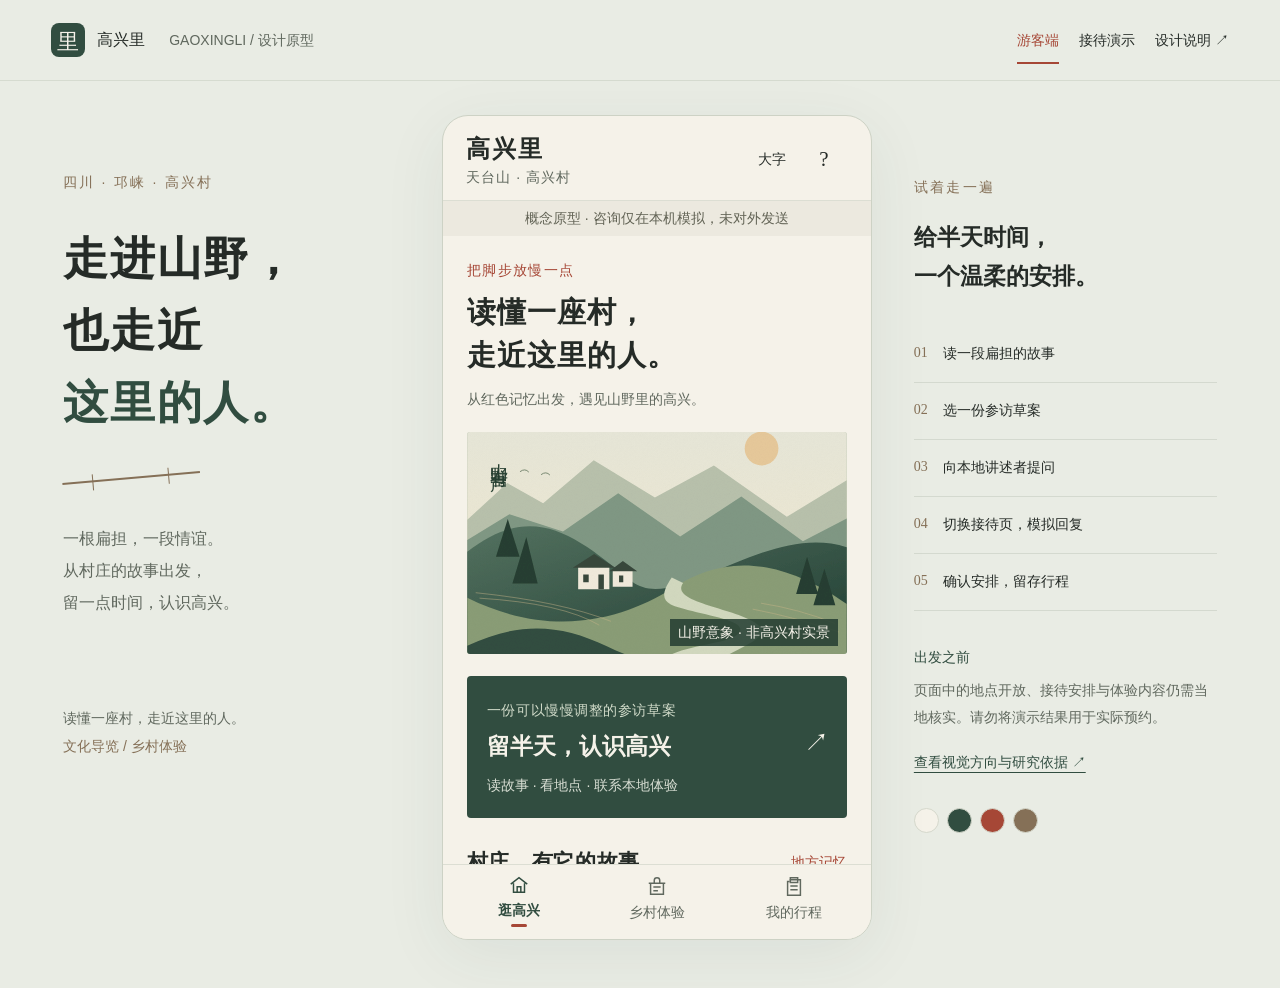
<file: index.html>
<!doctype html>
<html lang="zh-CN">
<head>
  <meta charset="utf-8"><meta name="viewport" content="width=device-width,initial-scale=1,viewport-fit=cover">
  <meta name="theme-color" content="#314d40">
  <title>高兴里 · 读懂一座村，走近这里的人</title>
  <meta name="description" content="高兴村文化导览与乡村体验概念原型。读地方故事，安排参访，探索村民参与的服务。">
  <link rel="icon" href="assets/mark.svg" type="image/svg+xml">
  <link rel="stylesheet" href="style.css">
</head>
<body>
  <header class="studio-bar"><a class="studio-brand" href="#home"><span class="brand-mark" aria-hidden="true">里</span> 高兴里 <span class="studio-sub">GAOXINGLI / 设计原型</span></a><nav aria-label="演示模式"><a href="#home" id="visitor-link">游客端</a><a href="#host" id="host-link">接待演示</a><a href="design.html" target="_blank" rel="noopener">设计说明 ↗</a></nav></header>
  <div class="workspace">
    <aside class="editorial"><p class="eyebrow">四川 · 邛崃 · 高兴村</p><h1>走进山野，<br>也走近<br><em>这里的人。</em></h1><div class="bamboo-line" aria-hidden="true"><i></i><i></i></div><p>一根扁担，一段情谊。<br>从村庄的故事出发，<br>留一点时间，认识高兴。</p><p class="editorial-foot">读懂一座村，走近这里的人。<br><span>文化导览 / 乡村体验</span></p></aside>
    <section class="phone" aria-label="高兴里手机原型">
      <div class="app-header"><a href="#home" class="app-logo">高兴里<span>天台山 · 高兴村</span></a><div class="header-actions"><button id="font-toggle" aria-pressed="false" title="切换大字模式">大字</button><a href="#services" aria-label="出行与服务" class="service-icon">?</a></div></div>
      <div class="demo-strip">概念原型 · 咨询仅在本机模拟，未对外发送</div>
      <main id="screen" class="screen" tabindex="-1"></main>
      <nav id="bottom-nav" class="bottom-nav" aria-label="主导航"></nav>
    </section>
    <aside class="companion"><p class="eyebrow">试着走一遍</p><h2>给半天时间，<br>一个温柔的安排。</h2><ol><li><span>01</span><a href="#story/bamboo">读一段扁担的故事</a></li><li><span>02</span><a href="#route">选一份参访草案</a></li><li><span>03</span><a href="#experience/telling">向本地讲述者提问</a></li><li><span>04</span><a href="#host">切换接待页，模拟回复</a></li><li><span>05</span><a href="#trip">确认安排，留存行程</a></li></ol><div class="quiet-note"><strong>出发之前</strong><p>页面中的地点开放、接待安排与体验内容仍需当地核实。请勿将演示结果用于实际预约。</p></div><a class="text-link" href="design.html" target="_blank" rel="noopener">查看视觉方向与研究依据 ↗</a><div class="swatches" aria-label="暖纸白、深杉绿、赭红、竹褐"><i></i><i></i><i></i><i></i></div></aside>
  </div>
  <div id="toast" class="toast" role="status" aria-live="polite"></div>
  <section id="print-area" aria-label="可打印行程卡"></section>
  <script src="model.js"></script><script src="app.js"></script>
</body>
</html>
</file>
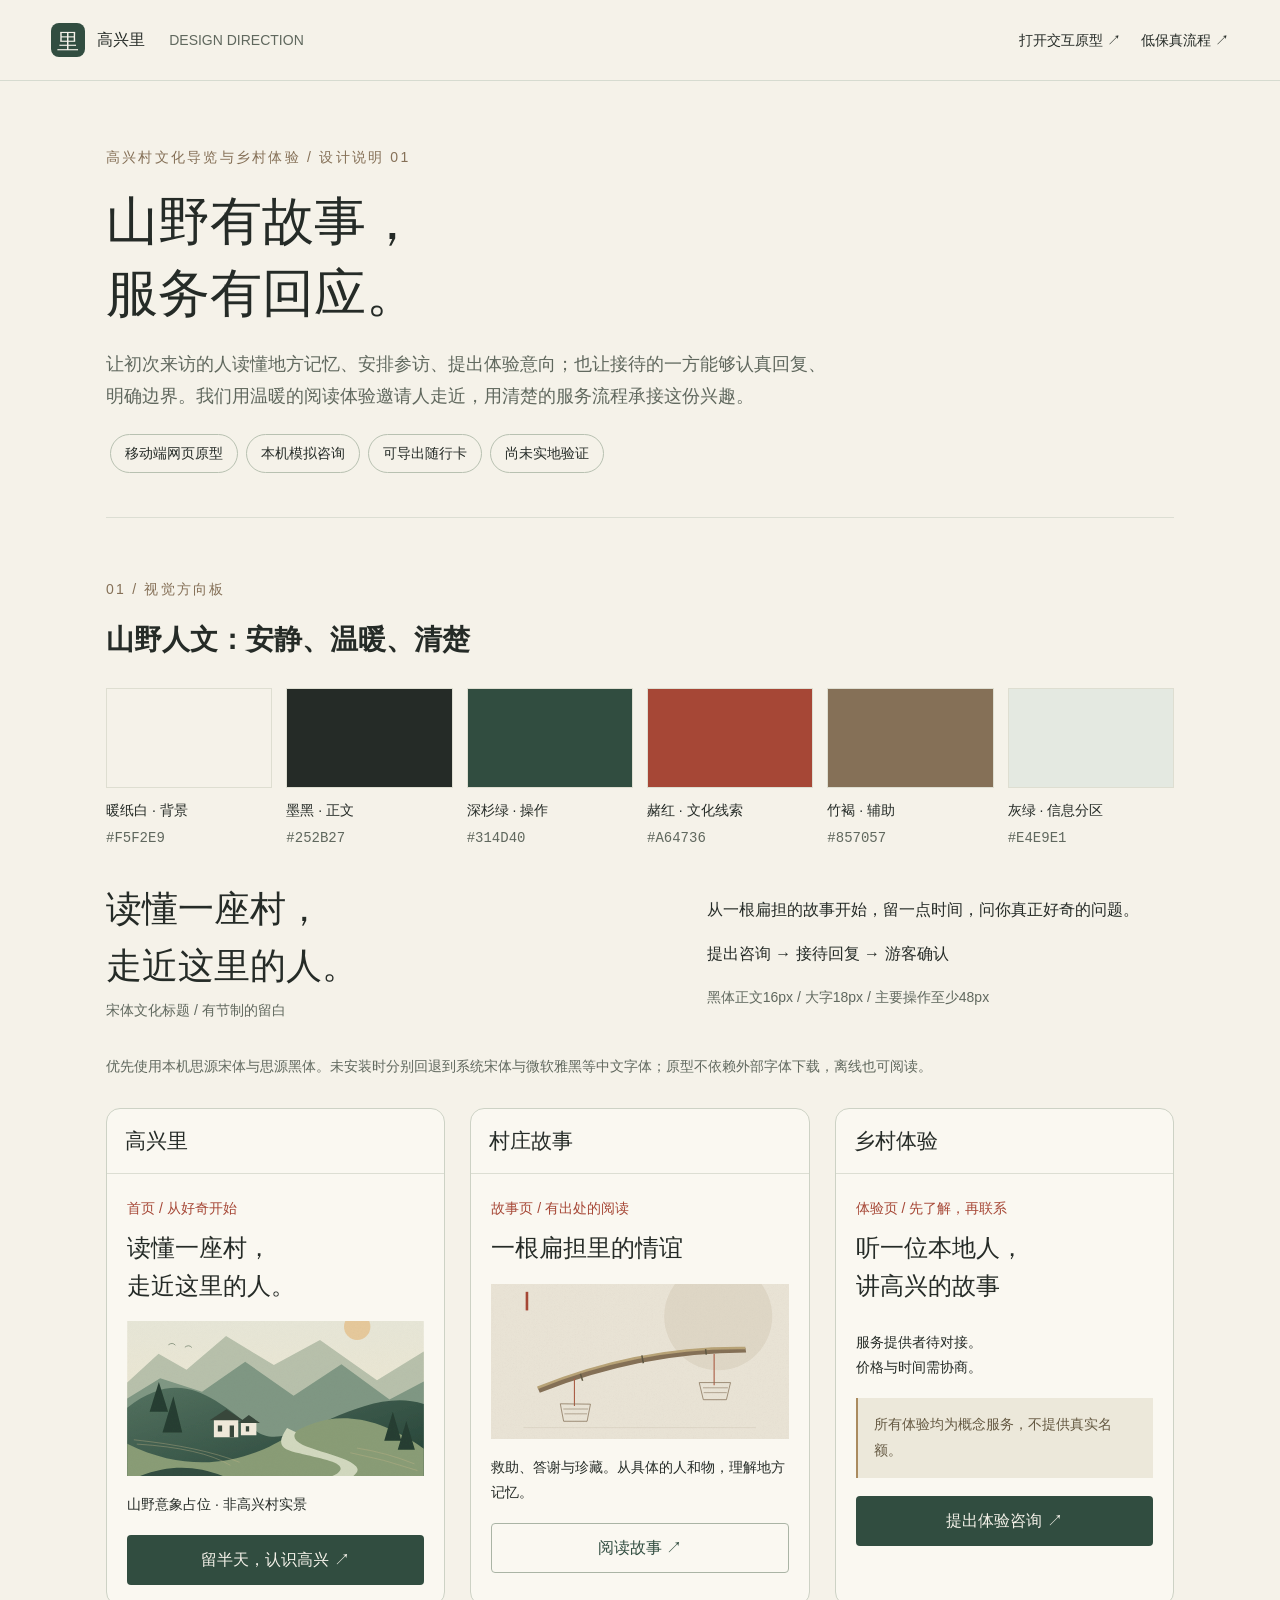
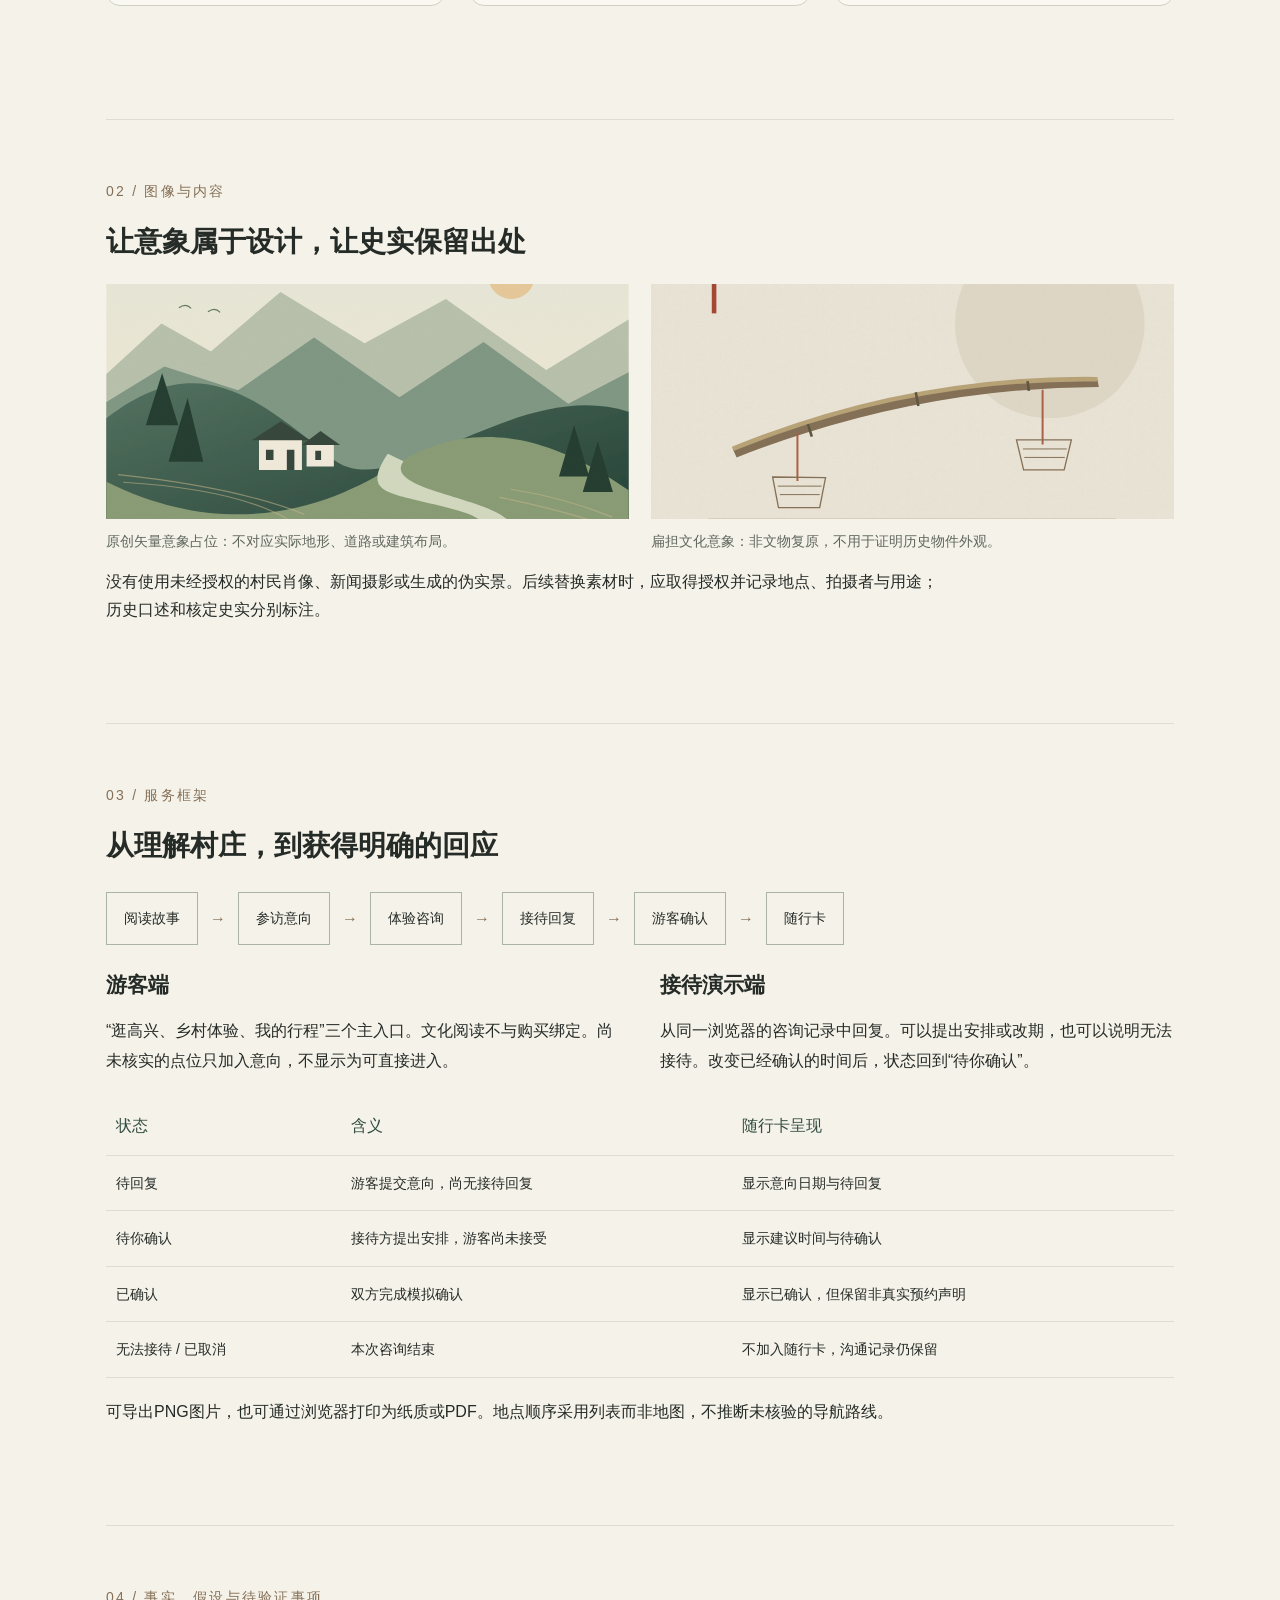
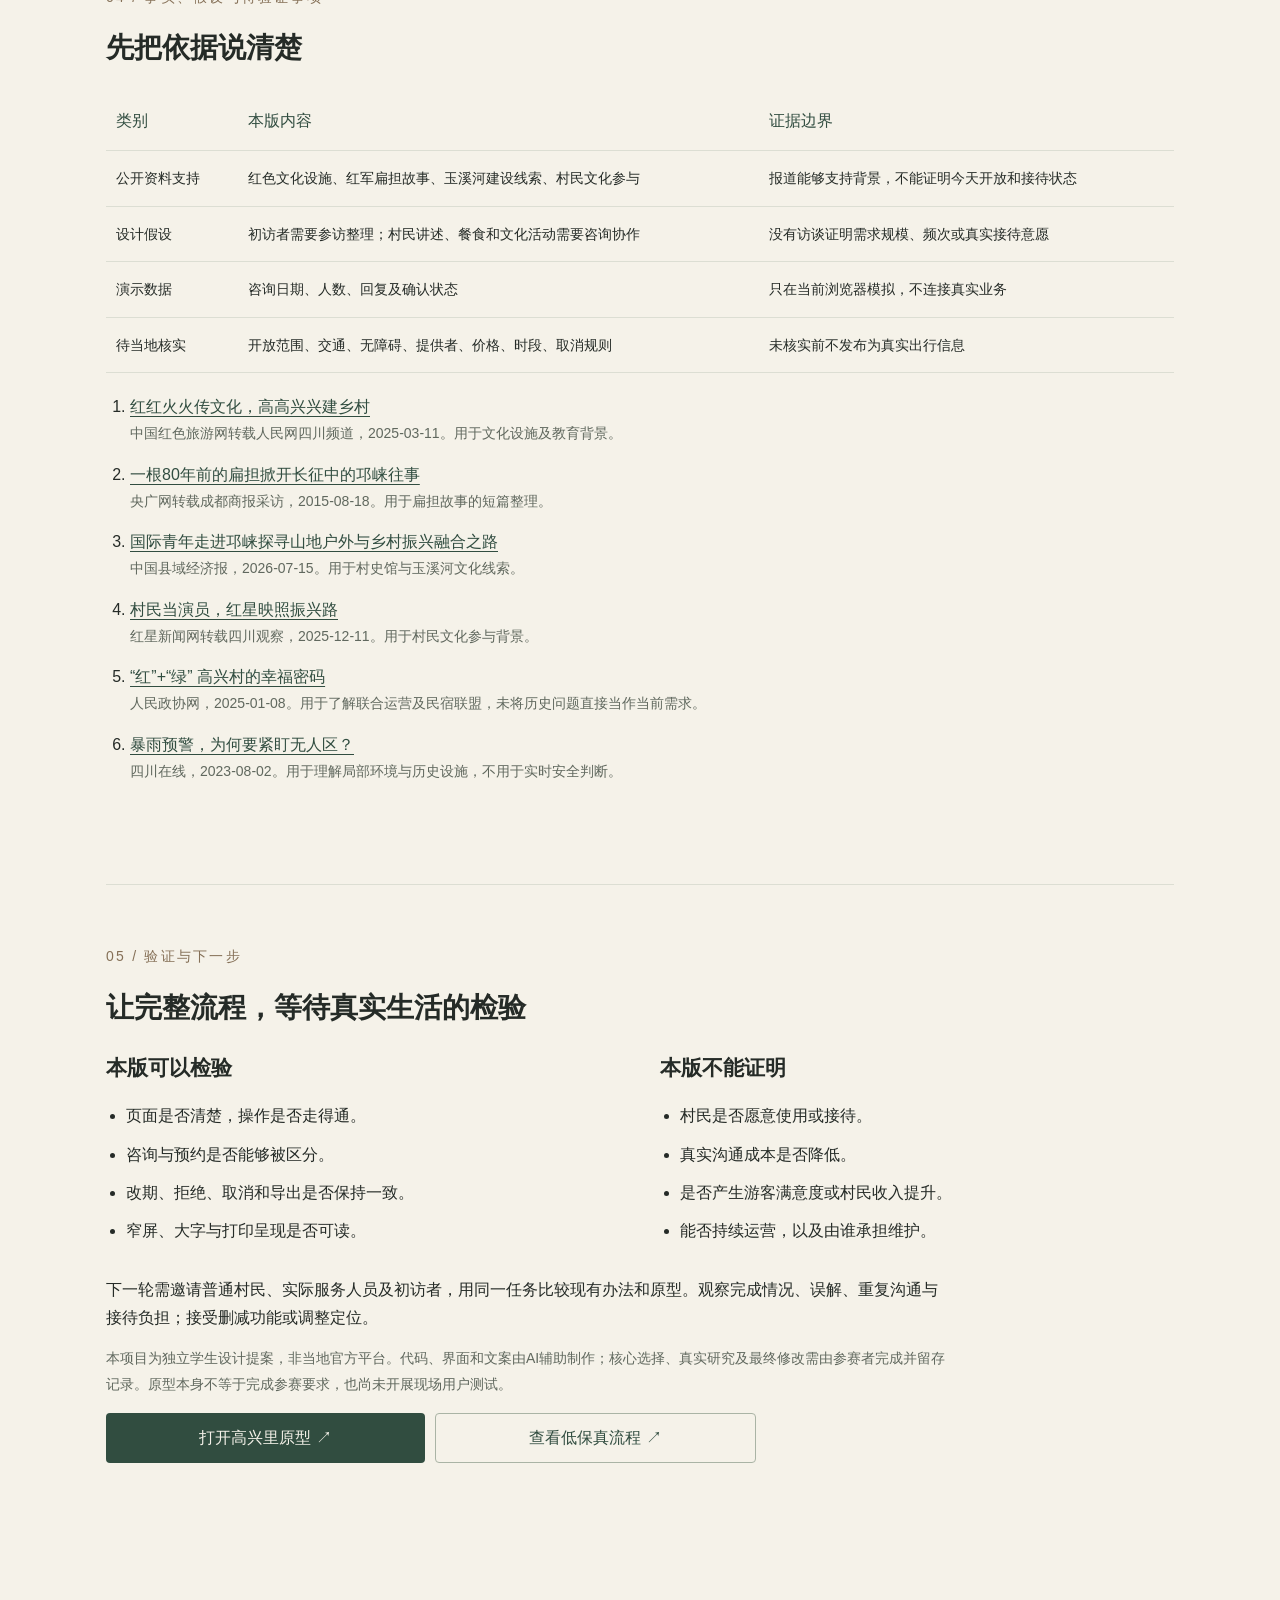
<file: design.html>
<!doctype html><html lang="zh-CN"><head><meta charset="utf-8"><meta name="viewport" content="width=device-width,initial-scale=1"><title>高兴里 · 视觉方向与设计说明</title><link rel="icon" href="assets/mark.svg"><link rel="stylesheet" href="style.css"><style>
body{background:var(--paper)}.document{max-width:1140px;margin:auto;padding:64px 36px 90px}.doc-title{font:52px/1.4 var(--serif);margin:16px 0}.lead{max-width:730px;color:var(--muted);margin:18px 0;font-size:18px}.doc-section{padding:45px 0;border-top:1px solid var(--line);margin-top:40px}.doc-section h2{font-size:28px;margin-bottom:18px}.doc-section>p{max-width:840px;margin:14px 0}.palette{display:grid;grid-template-columns:repeat(6,1fr);gap:14px;margin:24px 0}.color-block{height:100px;border:1px solid #deded1;margin-bottom:10px}.palette p{font-size:14px}.palette code{font-size:14px;color:var(--muted)}.type-grid{display:grid;grid-template-columns:1.2fr 1fr;gap:40px;margin:30px 0}.sample-title{font:36px/1.6 var(--serif)}.sample-body{font:16px/1.9 var(--sans);margin:14px 0}.type-grid small{font-size:14px;color:var(--muted)}.mini-grid{display:grid;grid-template-columns:repeat(3,minmax(0,1fr));gap:25px;margin:28px 0}.mini{background:#faf8f1;border:1px solid #cdd2c5;border-radius:14px;overflow:hidden}.mini-head{padding:14px 18px;border-bottom:1px solid var(--line);font-family:var(--serif);font-size:21px}.mini-body{padding:20px}.mini h3{font:24px/1.55 var(--serif);margin:8px 0 12px}.mini p{font-size:14px;line-height:1.8}.mini img{height:155px;object-fit:cover;margin:16px 0}.mini .btn{margin-top:18px}.mini small{font-size:14px;color:var(--red)}.schema{display:flex;flex-wrap:wrap;gap:12px;margin:22px 0;align-items:center}.schema span{padding:13px 17px;border:1px solid #aab4a5;font-size:14px}.schema b{font-weight:400;color:var(--brown)}.cols{display:grid;grid-template-columns:1fr 1fr;gap:40px}.cols h3{font-size:21px;margin-bottom:12px}.cols p,.cols li{line-height:1.9}.doc-table{border-collapse:collapse;width:100%;margin:20px 0}.doc-table td,.doc-table th{padding:15px 10px;border-bottom:1px solid var(--line);text-align:left;vertical-align:top}.doc-table th{font-weight:500;color:var(--green)}.doc-table td{font-size:14px}.source-list{padding-left:24px}.source-list li{margin:15px 0}.source-list a{color:var(--green);text-decoration:underline;text-underline-offset:4px}.source-list p{font-size:14px;color:var(--muted)}.pill{display:inline-block;border:1px solid #b8c1b1;border-radius:20px;padding:6px 14px;font-size:14px;margin:4px}.image-treatment{display:grid;grid-template-columns:1fr 1fr;gap:22px}.image-treatment figure{margin:0}.image-treatment img{height:235px;object-fit:cover}.image-treatment figcaption{font-size:14px;color:var(--muted);margin-top:10px}@media(max-width:740px){.document{padding:36px 22px}.doc-title{font-size:37px}.palette{grid-template-columns:repeat(3,1fr)}.type-grid,.cols,.image-treatment,.mini-grid{grid-template-columns:1fr}.mini{max-width:430px}.doc-table{display:block;overflow-x:auto}.doc-section{margin-top:25px}.studio-brand .studio-sub{display:none}}@media print{.studio-bar{display:none}.document{padding:0}.doc-section{break-inside:avoid}.mini-grid{grid-template-columns:repeat(3,1fr)}.mini h3{font-size:18px}.mini img{height:90px}.doc-title{font-size:32px}}
</style></head><body><header class="studio-bar"><a class="studio-brand" href="index.html"><span class="brand-mark">里</span> 高兴里 <span class="studio-sub">DESIGN DIRECTION</span></a><nav><a href="index.html">打开交互原型 ↗</a><a href="wireframe.html">低保真流程 ↗</a></nav></header><main class="document"><p class="eyebrow">高兴村文化导览与乡村体验 / 设计说明 01</p><h1 class="doc-title">山野有故事，<br>服务有回应。</h1><p class="lead">让初次来访的人读懂地方记忆、安排参访、提出体验意向；也让接待的一方能够认真回复、明确边界。我们用温暖的阅读体验邀请人走近，用清楚的服务流程承接这份兴趣。</p><span class="pill">移动端网页原型</span><span class="pill">本机模拟咨询</span><span class="pill">可导出随行卡</span><span class="pill">尚未实地验证</span>
<section class="doc-section" id="moodboard"><p class="eyebrow">01 / 视觉方向板</p><h2>山野人文：安静、温暖、清楚</h2><div class="palette"><div><div class="color-block" style="background:#f5f2e9"></div><p>暖纸白 · 背景</p><code>#F5F2E9</code></div><div><div class="color-block" style="background:#252b27"></div><p>墨黑 · 正文</p><code>#252B27</code></div><div><div class="color-block" style="background:#314d40"></div><p>深杉绿 · 操作</p><code>#314D40</code></div><div><div class="color-block" style="background:#a64736"></div><p>赭红 · 文化线索</p><code>#A64736</code></div><div><div class="color-block" style="background:#857057"></div><p>竹褐 · 辅助</p><code>#857057</code></div><div><div class="color-block" style="background:#e4e9e1"></div><p>灰绿 · 信息分区</p><code>#E4E9E1</code></div></div><div class="type-grid"><div><p class="sample-title">读懂一座村，<br>走近这里的人。</p><small>宋体文化标题 / 有节制的留白</small></div><div><p class="sample-body">从一根扁担的故事开始，留一点时间，问你真正好奇的问题。</p><p class="sample-body">提出咨询 → 接待回复 → 游客确认</p><small>黑体正文16px / 大字18px / 主要操作至少48px</small></div></div><p class="footnote">优先使用本机思源宋体与思源黑体。未安装时分别回退到系统宋体与微软雅黑等中文字体；原型不依赖外部字体下载，离线也可阅读。</p><div class="mini-grid"><article class="mini"><div class="mini-head">高兴里</div><div class="mini-body"><small>首页 / 从好奇开始</small><h3>读懂一座村，<br>走近这里的人。</h3><img src="assets/landscape.svg" alt="山野意象插画，非实景"><p>山野意象占位 · 非高兴村实景</p><a class="btn" href="index.html#route">留半天，认识高兴 ↗</a></div></article><article class="mini"><div class="mini-head">村庄故事</div><div class="mini-body"><small>故事页 / 有出处的阅读</small><h3>一根扁担里的情谊</h3><img src="assets/bamboo.svg" alt="扁担意象插画，非文物复原"><p>救助、答谢与珍藏。从具体的人和物，理解地方记忆。</p><a class="btn secondary" href="index.html#story/bamboo">阅读故事 ↗</a></div></article><article class="mini"><div class="mini-head">乡村体验</div><div class="mini-body"><small>体验页 / 先了解，再联系</small><h3>听一位本地人，<br>讲高兴的故事</h3><p style="margin-top:25px">服务提供者待对接。<br>价格与时间需协商。</p><div class="notice">所有体验均为概念服务，不提供真实名额。</div><a class="btn" href="index.html#experience/telling">提出体验咨询 ↗</a></div></article></div></section>
<section class="doc-section"><p class="eyebrow">02 / 图像与内容</p><h2>让意象属于设计，让史实保留出处</h2><div class="image-treatment"><figure><img src="assets/landscape.svg" alt="山水意象占位"><figcaption>原创矢量意象占位：不对应实际地形、道路或建筑布局。</figcaption></figure><figure><img src="assets/bamboo.svg" alt="扁担文化意象"><figcaption>扁担文化意象：非文物复原，不用于证明历史物件外观。</figcaption></figure></div><p>没有使用未经授权的村民肖像、新闻摄影或生成的伪实景。后续替换素材时，应取得授权并记录地点、拍摄者与用途；历史口述和核定史实分别标注。</p></section>
<section class="doc-section"><p class="eyebrow">03 / 服务框架</p><h2>从理解村庄，到获得明确的回应</h2><div class="schema"><span>阅读故事</span><b>→</b><span>参访意向</span><b>→</b><span>体验咨询</span><b>→</b><span>接待回复</span><b>→</b><span>游客确认</span><b>→</b><span>随行卡</span></div><div class="cols"><div><h3>游客端</h3><p>“逛高兴、乡村体验、我的行程”三个主入口。文化阅读不与购买绑定。尚未核实的点位只加入意向，不显示为可直接进入。</p></div><div><h3>接待演示端</h3><p>从同一浏览器的咨询记录中回复。可以提出安排或改期，也可以说明无法接待。改变已经确认的时间后，状态回到“待你确认”。</p></div></div><table class="doc-table"><thead><tr><th>状态</th><th>含义</th><th>随行卡呈现</th></tr></thead><tbody><tr><td>待回复</td><td>游客提交意向，尚无接待回复</td><td>显示意向日期与待回复</td></tr><tr><td>待你确认</td><td>接待方提出安排，游客尚未接受</td><td>显示建议时间与待确认</td></tr><tr><td>已确认</td><td>双方完成模拟确认</td><td>显示已确认，但保留非真实预约声明</td></tr><tr><td>无法接待 / 已取消</td><td>本次咨询结束</td><td>不加入随行卡，沟通记录仍保留</td></tr></tbody></table><p>可导出PNG图片，也可通过浏览器打印为纸质或PDF。地点顺序采用列表而非地图，不推断未核验的导航路线。</p></section>
<section class="doc-section"><p class="eyebrow">04 / 事实、假设与待验证事项</p><h2>先把依据说清楚</h2><table class="doc-table"><thead><tr><th>类别</th><th>本版内容</th><th>证据边界</th></tr></thead><tbody><tr><td>公开资料支持</td><td>红色文化设施、红军扁担故事、玉溪河建设线索、村民文化参与</td><td>报道能够支持背景，不能证明今天开放和接待状态</td></tr><tr><td>设计假设</td><td>初访者需要参访整理；村民讲述、餐食和文化活动需要咨询协作</td><td>没有访谈证明需求规模、频次或真实接待意愿</td></tr><tr><td>演示数据</td><td>咨询日期、人数、回复及确认状态</td><td>只在当前浏览器模拟，不连接真实业务</td></tr><tr><td>待当地核实</td><td>开放范围、交通、无障碍、提供者、价格、时段、取消规则</td><td>未核实前不发布为真实出行信息</td></tr></tbody></table><ol class="source-list"><li><a href="https://www.redtourism.com.cn/hstt/content/2025-03/11/content_171400.html" target="_blank" rel="noopener">红红火火传文化，高高兴兴建乡村</a><p>中国红色旅游网转载人民网四川频道，2025-03-11。用于文化设施及教育背景。</p></li><li><a href="https://sc.cnr.cn/sc/2014dfdt/20150818/t20150818_519571659.shtml" target="_blank" rel="noopener">一根80年前的扁担掀开长征中的邛崃往事</a><p>央广网转载成都商报采访，2015-08-18。用于扁担故事的短篇整理。</p></li><li><a href="https://www.xyshjj.cn/content/202607/15/c27337528.html" target="_blank" rel="noopener">国际青年走进邛崃探寻山地户外与乡村振兴融合之路</a><p>中国县域经济报，2026-07-15。用于村史馆与玉溪河文化线索。</p></li><li><a href="https://news.chengdu.cn/2025/1211/693a3b3fdcb7c92ce3d228d2.shtml" target="_blank" rel="noopener">村民当演员，红星映照振兴路</a><p>红星新闻网转载四川观察，2025-12-11。用于村民文化参与背景。</p></li><li><a href="https://www.rmzxw.com.cn/c/2025-01-08/3659533.shtml" target="_blank" rel="noopener">“红”+“绿” 高兴村的幸福密码</a><p>人民政协网，2025-01-08。用于了解联合运营及民宿联盟，未将历史问题直接当作当前需求。</p></li><li><a href="https://sichuan.scol.com.cn/ggxw/202308/58946674.html" target="_blank" rel="noopener">暴雨预警，为何要紧盯无人区？</a><p>四川在线，2023-08-02。用于理解局部环境与历史设施，不用于实时安全判断。</p></li></ol></section>
<section class="doc-section"><p class="eyebrow">05 / 验证与下一步</p><h2>让完整流程，等待真实生活的检验</h2><div class="cols"><div><h3>本版可以检验</h3><ul class="bullet-list"><li>页面是否清楚，操作是否走得通。</li><li>咨询与预约是否能够被区分。</li><li>改期、拒绝、取消和导出是否保持一致。</li><li>窄屏、大字与打印呈现是否可读。</li></ul></div><div><h3>本版不能证明</h3><ul class="bullet-list"><li>村民是否愿意使用或接待。</li><li>真实沟通成本是否降低。</li><li>是否产生游客满意度或村民收入提升。</li><li>能否持续运营，以及由谁承担维护。</li></ul></div></div><p>下一轮需邀请普通村民、实际服务人员及初访者，用同一任务比较现有办法和原型。观察完成情况、误解、重复沟通与接待负担；接受删减功能或调整定位。</p><p class="footnote">本项目为独立学生设计提案，非当地官方平台。代码、界面和文案由AI辅助制作；核心选择、真实研究及最终修改需由参赛者完成并留存记录。原型本身不等于完成参赛要求，也尚未开展现场用户测试。</p><div class="btn-row" style="max-width:650px"><a class="btn" href="index.html">打开高兴里原型 ↗</a><a class="btn secondary" href="wireframe.html">查看低保真流程 ↗</a></div></section></main></body></html>
</file>
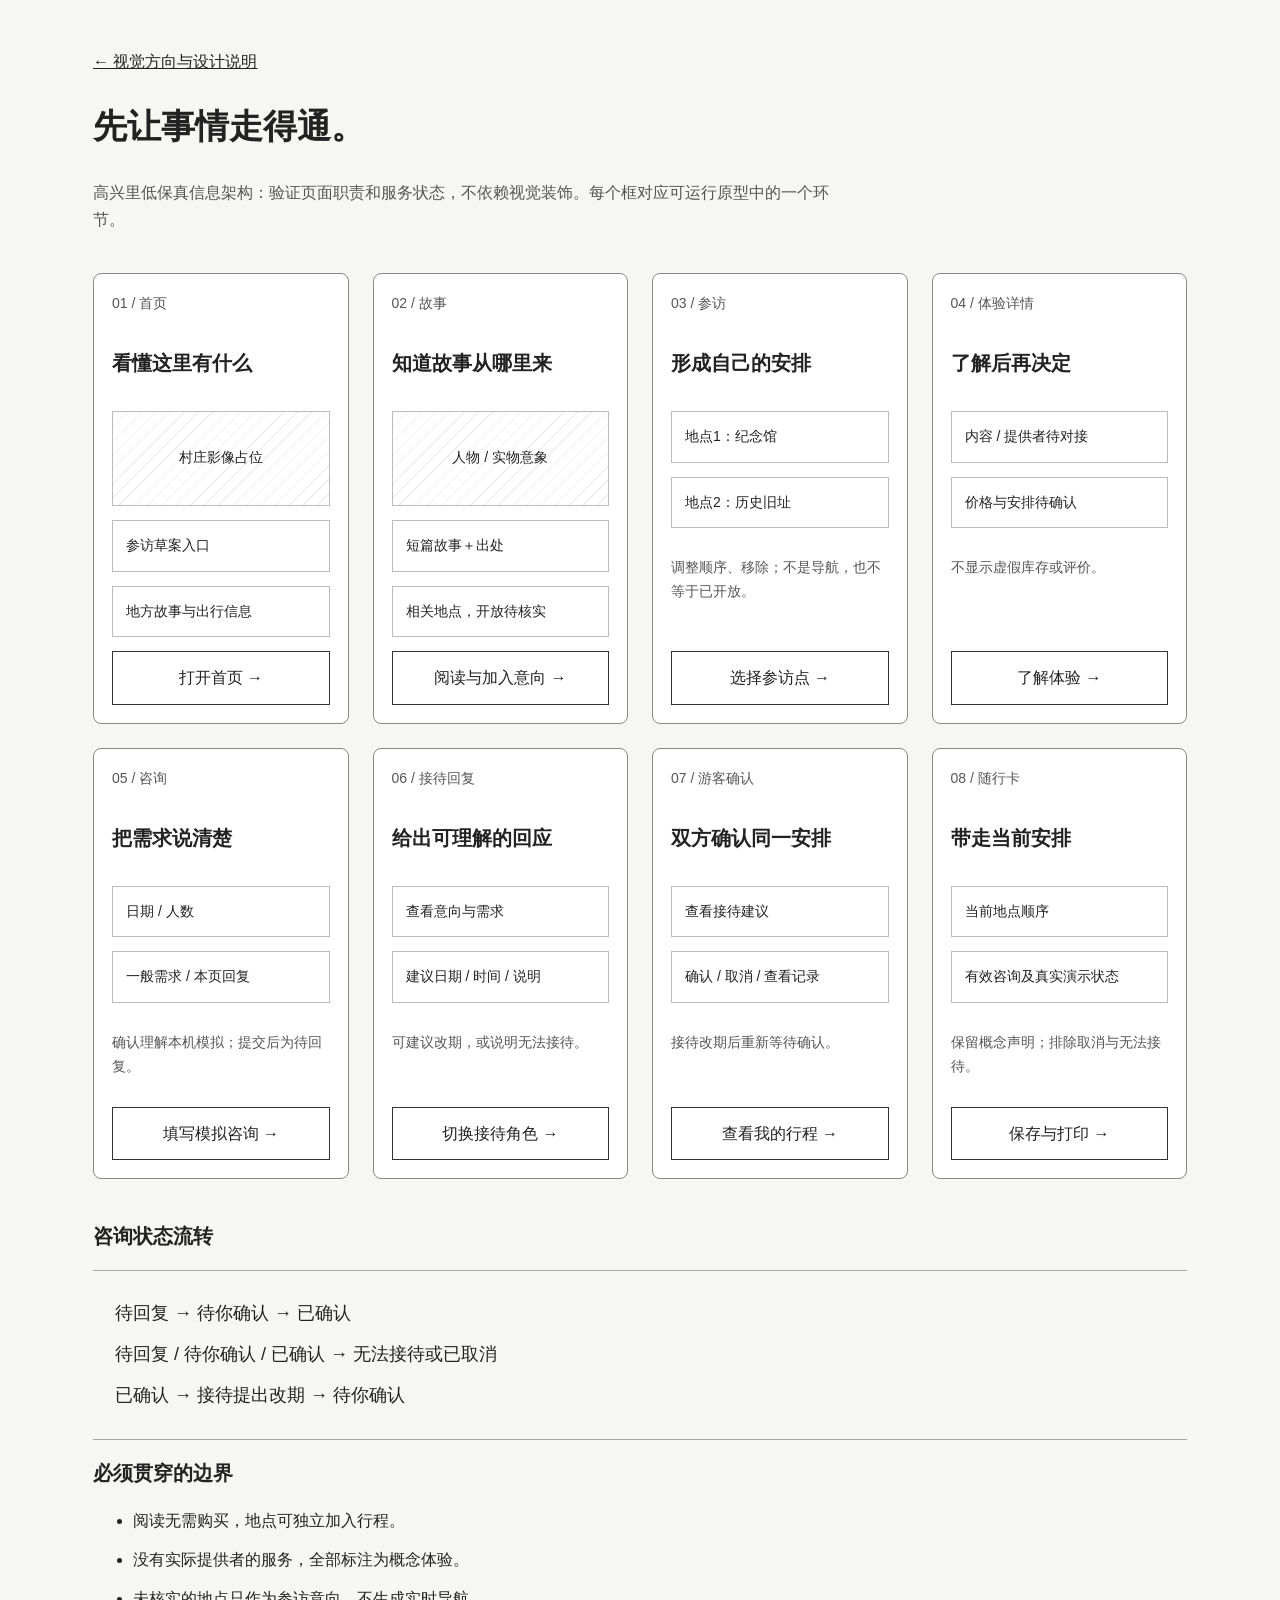
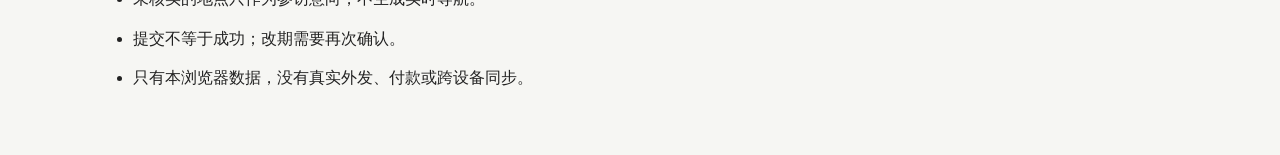
<file: wireframe.html>
<!doctype html><html lang="zh-CN"><head><meta charset="utf-8"><meta name="viewport" content="width=device-width,initial-scale=1"><title>高兴里 · 低保真流程</title><style>*{box-sizing:border-box}body{margin:0;background:#f6f6f3;color:#222;font:16px/1.7 'Microsoft YaHei',sans-serif}main{max-width:1150px;margin:auto;padding:48px 28px}a{color:inherit}h1{font-size:34px}h2{font-size:20px}.intro{max-width:750px;color:#555}.grid{display:grid;grid-template-columns:repeat(4,minmax(0,1fr));gap:24px;margin:40px 0}.screen{background:white;border:1px solid #888;padding:18px;border-radius:8px;min-height:360px;display:flex;flex-direction:column;gap:14px}.step{font-size:14px;color:#555}.bar,.box{border:1px solid #bbb;padding:13px;font-size:14px}.box{min-height:95px;background:repeating-linear-gradient(135deg,#eee,#eee 1px,white 1px,white 10px);display:grid;place-items:center}.action{display:block;text-decoration:none;border:1px solid #333;padding:12px;text-align:center;margin-top:auto;min-height:48px}.small{font-size:14px;color:#555}.flow{padding:22px;border-top:1px solid #aaa;border-bottom:1px solid #aaa;font-size:18px;line-height:2.3}.notes{max-width:850px}li{margin:12px 0}@media(max-width:850px){.grid{grid-template-columns:repeat(2,1fr)}}@media(max-width:480px){.grid{grid-template-columns:1fr}main{padding:25px 20px}}@media print{.grid{grid-template-columns:repeat(4,1fr)}.screen{break-inside:avoid}.action{font-size:12px}}</style></head><body><main><a href="design.html">← 视觉方向与设计说明</a><h1>先让事情走得通。</h1><p class="intro">高兴里低保真信息架构：验证页面职责和服务状态，不依赖视觉装饰。每个框对应可运行原型中的一个环节。</p><div class="grid"><section class="screen"><span class="step">01 / 首页</span><h2>看懂这里有什么</h2><div class="box">村庄影像占位</div><div class="bar">参访草案入口</div><div class="bar">地方故事与出行信息</div><a class="action" href="index.html#home">打开首页 →</a></section><section class="screen"><span class="step">02 / 故事</span><h2>知道故事从哪里来</h2><div class="box">人物 / 实物意象</div><div class="bar">短篇故事＋出处</div><div class="bar">相关地点，开放待核实</div><a class="action" href="index.html#story/bamboo">阅读与加入意向 →</a></section><section class="screen"><span class="step">03 / 参访</span><h2>形成自己的安排</h2><div class="bar">地点1：纪念馆</div><div class="bar">地点2：历史旧址</div><p class="small">调整顺序、移除；不是导航，也不等于已开放。</p><a class="action" href="index.html#route">选择参访点 →</a></section><section class="screen"><span class="step">04 / 体验详情</span><h2>了解后再决定</h2><div class="bar">内容 / 提供者待对接</div><div class="bar">价格与安排待确认</div><p class="small">不显示虚假库存或评价。</p><a class="action" href="index.html#experience/telling">了解体验 →</a></section><section class="screen"><span class="step">05 / 咨询</span><h2>把需求说清楚</h2><div class="bar">日期 / 人数</div><div class="bar">一般需求 / 本页回复</div><p class="small">确认理解本机模拟；提交后为待回复。</p><a class="action" href="index.html#consult/telling">填写模拟咨询 →</a></section><section class="screen"><span class="step">06 / 接待回复</span><h2>给出可理解的回应</h2><div class="bar">查看意向与需求</div><div class="bar">建议日期 / 时间 / 说明</div><p class="small">可建议改期，或说明无法接待。</p><a class="action" href="index.html#host">切换接待角色 →</a></section><section class="screen"><span class="step">07 / 游客确认</span><h2>双方确认同一安排</h2><div class="bar">查看接待建议</div><div class="bar">确认 / 取消 / 查看记录</div><p class="small">接待改期后重新等待确认。</p><a class="action" href="index.html#trip">查看我的行程 →</a></section><section class="screen"><span class="step">08 / 随行卡</span><h2>带走当前安排</h2><div class="bar">当前地点顺序</div><div class="bar">有效咨询及真实演示状态</div><p class="small">保留概念声明；排除取消与无法接待。</p><a class="action" href="index.html#card">保存与打印 →</a></section></div><h2>咨询状态流转</h2><div class="flow">待回复 → 待你确认 → 已确认<br>待回复 / 待你确认 / 已确认 → 无法接待或已取消<br>已确认 → 接待提出改期 → 待你确认</div><div class="notes"><h2>必须贯穿的边界</h2><ul><li>阅读无需购买，地点可独立加入行程。</li><li>没有实际提供者的服务，全部标注为概念体验。</li><li>未核实的地点只作为参访意向，不生成实时导航。</li><li>提交不等于成功；改期需要再次确认。</li><li>只有本浏览器数据，没有真实外发、付款或跨设备同步。</li></ul></div></main></body></html>
</file>
<file: style.css>
@font-face{font-family:VillageSerif;src:local('Source Han Serif SC'),local('Noto Serif CJK SC'),local('SimSun');font-display:swap}
@font-face{font-family:VillageSans;src:local('Source Han Sans SC'),local('Noto Sans CJK SC'),local('Microsoft YaHei');font-display:swap}
:root{--paper:#f5f2e9;--ink:#252b27;--green:#314d40;--red:#a64736;--brown:#857057;--pale:#e4e9e1;--line:#dcded3;--muted:#60685e;--serif:VillageSerif,'Songti SC',serif;--sans:VillageSans,'PingFang SC',sans-serif}
*{box-sizing:border-box}body{margin:0;background:#e9ece4;color:var(--ink);font:16px/1.75 var(--sans);-webkit-font-smoothing:antialiased}button,input,textarea,select{font:inherit}button,a,input,textarea,select{-webkit-tap-highlight-color:transparent}button,a{touch-action:manipulation}a{color:inherit;text-decoration:none}button{color:inherit;cursor:pointer}button:disabled{opacity:.48;cursor:not-allowed}button:focus-visible,a:focus-visible,input:focus-visible,select:focus-visible,textarea:focus-visible{outline:3px solid var(--red);outline-offset:3px}button{border:0;background:none}img{display:block;width:100%}h1,h2,h3,p{margin:0}h1,h2,h3{font-weight:600}h2,h3{font-family:var(--serif)}.studio-bar{min-height:80px;padding:16px 4%;display:flex;justify-content:space-between;align-items:center;border-bottom:1px solid #d6dbd0;gap:12px}.studio-brand{display:flex;align-items:center;gap:12px;white-space:nowrap}.brand-mark{display:grid;place-items:center;width:34px;height:34px;background:var(--green);color:var(--paper);font-family:var(--serif);font-size:22px;border-radius:8px}.studio-sub{font-size:14px;color:var(--muted);margin-left:12px}.studio-bar nav{display:flex;gap:20px;flex-wrap:wrap;font-size:14px}.studio-bar nav a{min-height:48px;display:inline-flex;align-items:center}.studio-bar nav a.active{color:var(--red);box-shadow:inset 0 -2px var(--red)}.workspace{max-width:1210px;margin:auto;padding:34px 28px 48px;display:grid;grid-template-columns:1fr 430px .9fr;gap:42px;align-items:start}.editorial{padding:55px 0}.eyebrow{font-size:14px;letter-spacing:.16em;color:var(--brown)}.editorial h1{font-family:var(--serif);font-size:45px;line-height:1.6;letter-spacing:.04em;margin:28px 0}.editorial em{font-style:normal;color:var(--green)}.editorial p:not(.eyebrow){color:var(--muted);font-size:16px;line-height:2}.bamboo-line{width:138px;height:21px;border-top:2px solid var(--brown);transform:rotate(-5deg);position:relative;margin:38px 0 25px}.bamboo-line i{position:absolute;height:16px;border-left:1px solid var(--brown);top:-8px;left:30px}.bamboo-line i+i{left:106px}.editorial .editorial-foot{margin-top:85px;font-size:14px!important}.editorial-foot span{color:var(--brown)}.companion{padding:60px 0 0}.companion h2{font-size:23px;line-height:1.7;margin:18px 0 30px}.companion ol{list-style:none;margin:0;padding:0}.companion li{display:flex;align-items:center;border-bottom:1px solid #d4d9cf;font-size:14px;gap:15px;min-height:57px}.companion li span{font-family:var(--serif);color:var(--brown)}.companion li a{padding:12px 0}.quiet-note{margin:34px 0 18px;font-size:14px;color:var(--muted)}.quiet-note strong{font-weight:500;color:var(--green)}.quiet-note p{margin-top:8px;line-height:1.9}.text-link{font-size:14px;color:var(--green);text-decoration:underline;text-underline-offset:5px}.swatches{display:flex;margin:32px 0;gap:8px}.swatches i{width:25px;height:25px;border-radius:50%;background:var(--paper);border:1px solid #d5d8cc}.swatches i:nth-child(2){background:var(--green)}.swatches i:nth-child(3){background:var(--red)}.swatches i:nth-child(4){background:var(--brown)}
.phone{background:var(--paper);border-radius:26px;overflow:hidden;border:1px solid #cdd2c5;box-shadow:0 15px 65px #314d4012;position:relative;min-width:0}.app-header{display:flex;align-items:center;justify-content:space-between;padding:15px 23px 12px;min-height:79px;border-bottom:1px solid var(--line)}.app-logo{font-family:var(--serif);font-size:24px;font-weight:600;letter-spacing:.08em;line-height:1.5}.app-logo span{display:block;font:14px/1.5 var(--sans);letter-spacing:.08em;color:var(--muted)}.header-actions{display:flex;align-items:center;gap:4px}.header-actions button,.service-icon{min-width:48px;min-height:48px;display:grid;place-items:center;font-size:14px}.header-actions button[aria-pressed=true]{background:var(--pale);border-radius:8px}.service-icon{font-family:var(--serif);font-size:21px}.demo-strip{background:#ece9df;font-size:14px;color:#626355;padding:7px 14px;text-align:center;line-height:1.5}.screen{height:min(690px,calc(100dvh - 272px));min-height:420px;overflow-y:auto;scrollbar-width:thin;scrollbar-color:#b6bcae transparent;scroll-behavior:smooth;outline:none}.screen:focus{outline:none}.page{padding:24px 24px 32px;animation:enter .18s ease-out}.page.home{padding-top:22px}.kicker{color:var(--red);font-size:14px;letter-spacing:.1em;margin-bottom:8px}.page-title{font-family:var(--serif);font-size:29px;line-height:1.5;letter-spacing:.035em}.subtitle{color:var(--muted);margin-top:9px;font-size:14px;line-height:1.8}.hero{margin:20px 0 22px;position:relative;height:222px;overflow:hidden;border-radius:3px;background:#bac6b2}.hero img{height:100%;object-fit:cover;object-position:center 55%}.image-label{position:absolute;bottom:8px;right:9px;padding:3px 8px;color:#f5f2e9;background:#253e32dc;font-size:14px;line-height:1.5}.hero-stamp{position:absolute;top:17px;left:18px;writing-mode:vertical-rl;letter-spacing:.2em;color:#263f31;font:18px var(--serif)}.section-head{display:flex;justify-content:space-between;align-items:center;gap:10px;margin:26px 0 14px}.section-head h2{font-size:21px;letter-spacing:.03em}.section-head a{font-size:14px;color:var(--green);min-height:48px;display:flex;align-items:center}.route-card{display:block;background:var(--green);padding:20px;color:var(--paper);border-radius:4px;position:relative}.route-card .micro{font-size:14px;color:#d1dbc9;letter-spacing:.04em}.route-card h3{font-size:23px;line-height:1.6;margin:5px 24px 8px 0}.route-card .arrow{position:absolute;right:18px;top:45px;font-size:25px}.route-card p{font-size:14px;color:#d9dfd4}.story-tile{display:grid;grid-template-columns:94px 1fr;gap:16px;align-items:center;padding:16px 0;border-bottom:1px solid var(--line)}.story-tile .thumb{height:110px;overflow:hidden;background:#e5dfd1;border-radius:3px}.story-tile img{height:100%;object-fit:cover}.story-tile h3{font-size:19px;line-height:1.55}.story-tile p{font-size:14px;color:var(--muted);margin:6px 0}.label{font-size:14px;color:var(--red)}.service-row{display:flex;align-items:center;justify-content:space-between;gap:14px;background:var(--pale);padding:17px;border-radius:4px;margin:22px 0 10px}.service-row h3{font:16px var(--sans)}.service-row p{color:var(--muted);font-size:14px;margin-top:6px}.bottom-nav{height:75px;display:grid;grid-template-columns:repeat(3,1fr);border-top:1px solid var(--line);background:var(--paper);padding:5px 8px 8px}.bottom-nav a{display:flex;flex-direction:column;justify-content:center;align-items:center;font-size:14px;color:var(--muted);gap:2px}.bottom-nav svg{width:22px;height:22px;stroke:currentColor;stroke-width:1.6;fill:none}.bottom-nav a.active{color:var(--green);font-weight:600}.bottom-nav a.active:after{content:'';height:3px;width:16px;background:var(--red);border-radius:4px}.back{font-size:14px;color:var(--muted);min-height:48px;padding:0;display:inline-flex;align-items:center;margin:-12px 0 8px}.back:before{content:'←';font-size:20px;margin-right:9px}.badge{display:inline-block;font-size:14px;line-height:1.5;padding:4px 9px;border-radius:3px;background:var(--pale);color:var(--green)}.badge.pending{background:#eee1cd;color:#785621}.badge.red{background:#f0ded6;color:#8b3a2b}.notice{padding:14px 16px;margin:18px 0;background:#ece8da;border-left:2px solid #aa8b5f;color:#655942;font-size:14px;line-height:1.85}.notice.green{background:var(--pale);border-color:var(--green);color:var(--green)}.body-copy{margin:20px 0;line-height:2;font-size:16px}.body-copy p+p{margin-top:18px}.body-copy h2{font-size:23px;margin:27px 0 12px}.source{font-size:14px;color:var(--muted);border-top:1px solid var(--line);margin:24px 0 16px;padding-top:14px;overflow-wrap:anywhere}.source a{color:var(--green);text-decoration:underline;text-underline-offset:3px}.source p+p{margin-top:8px}.btn{display:flex;min-height:50px;align-items:center;justify-content:center;gap:8px;background:var(--green);color:var(--paper);padding:11px 17px;font-size:16px;border-radius:4px;text-align:center;width:100%;line-height:1.65}.btn.secondary{background:transparent;border:1px solid #aab4a5;color:var(--green)}.btn.danger{background:#f0ded6;color:#893d2c}.btn-row{display:flex;gap:10px;flex-wrap:wrap;margin:15px 0}.btn-row .btn{flex:1;min-width:125px}.small-btn{min-height:48px;padding:9px 12px;font-size:14px;border:1px solid var(--line);border-radius:3px}.step-list{list-style:none;margin:26px 0;padding:0}.step-list li{position:relative;padding:0 0 24px 39px}.step-list li:before{content:'';position:absolute;left:11px;top:22px;bottom:0;border-left:1px solid #b5bea9}.step-list li:last-child:before{display:none}.step-num{position:absolute;left:0;top:0;width:24px;height:24px;display:grid;place-items:center;border:1px solid var(--brown);border-radius:50%;font-size:14px;color:var(--brown);background:var(--paper)}.step-list h3{font-size:19px}.step-list p{font-size:14px;color:var(--muted);margin:7px 0}.step-list a{font-size:14px;text-decoration:underline;text-underline-offset:4px;color:var(--green);display:inline-block;padding:8px 0}.filters{display:flex;gap:7px;flex-wrap:wrap;margin:20px 0}.filters button{font-size:14px;padding:10px 14px;min-height:48px;border:1px solid var(--line);border-radius:30px}.filters button.active{background:var(--green);color:var(--paper);border-color:var(--green)}.experience-card{padding:18px 0 24px;border-bottom:1px solid var(--line)}.experience-art{height:150px;position:relative;overflow:hidden;background:var(--pale);margin-bottom:15px}.experience-art img{height:100%;object-fit:cover}.experience-art.meal{background:#e7dfcc;display:grid;place-items:center}.experience-art.meal:before{content:'';height:100px;width:100px;border:1px solid #b9ab8d;border-radius:50%;box-shadow:0 0 0 13px #f1ebdf,0 0 0 14px #c3b79f}.experience-art.meal:after{content:'';position:absolute;height:102px;width:5px;border-left:2px solid var(--brown);border-right:2px solid var(--brown);right:70px;top:23px;transform:rotate(12deg)}.experience-art.theatre{background:#c9b29b;display:grid;place-items:center}.experience-art.theatre:before{content:'相聚 · 讲述';font:26px var(--serif);letter-spacing:.25em;color:#603d31;border:1px solid #aa8d77;padding:18px 30px}.experience-card h2{font-size:23px;margin:8px 0}.experience-card p{font-size:14px;color:var(--muted);margin:8px 0 16px}.meta-grid{display:grid;grid-template-columns:1fr 1fr;border-top:1px solid var(--line);border-bottom:1px solid var(--line);padding:18px 0;gap:18px;margin:20px 0}.meta-grid dt{font-size:14px;color:var(--muted)}.meta-grid dd{margin:4px 0 0;font-size:16px}.bullet-list{padding-left:20px;margin:15px 0;line-height:1.9}.bullet-list li+li{margin-top:8px}.field{display:block;margin:20px 0}.field>span{display:block;font-weight:500;margin-bottom:8px}.field small{display:block;font-size:14px;color:var(--muted);margin-top:7px}.field input,.field textarea,.field select{width:100%;min-height:50px;background:#fbfaf5;border:1px solid #aab4a5;border-radius:4px;color:var(--ink);padding:10px 12px;font-size:16px}.field textarea{resize:vertical;min-height:105px}.check{display:flex;align-items:flex-start;gap:10px;font-size:14px;margin:22px 0}.check input{width:22px;height:22px;accent-color:var(--green);flex-shrink:0;margin-top:3px}.form-error{color:#943426;font-size:14px;margin-bottom:15px}.empty{text-align:center;padding:40px 5px}.empty-symbol{width:80px;height:80px;display:grid;place-items:center;margin:0 auto 20px;border:1px solid #abb69e;border-radius:50%;font:40px var(--serif);color:var(--green)}.empty h2{font-size:24px}.empty p{font-size:14px;color:var(--muted);margin:12px 0 26px}.trip-item{padding:16px 0;border-bottom:1px solid var(--line)}.trip-item-header{display:flex;gap:12px;align-items:flex-start}.trip-index{font:24px var(--serif);color:var(--brown);min-width:26px}.trip-item h3{font-size:19px;line-height:1.6}.trip-item p{font-size:14px;color:var(--muted);margin-top:5px}.item-controls{display:flex;gap:8px;margin-top:12px;flex-wrap:wrap}.item-controls button{min-height:48px;border:1px solid var(--line);padding:8px 12px;font-size:14px;border-radius:3px}.inquiry{border:1px solid #cdd3c4;border-radius:5px;padding:18px;margin:18px 0;background:#f8f6ef}.inquiry-top{display:flex;justify-content:space-between;gap:8px;align-items:flex-start}.inquiry h3{font:600 18px/1.6 var(--serif)}.inquiry p{font-size:14px;margin-top:9px;overflow-wrap:anywhere}.inquiry .reply{background:var(--pale);padding:12px;margin:14px 0}.inquiry .reply strong{font-weight:500;font-size:14px;color:var(--green)}.inquiry .status-line{font-size:14px;color:var(--muted)}.inquiry .btn{font-size:14px}.inquiry .field{margin:14px 0}.inquiry .field>span{font-size:14px}.card-preview{border:1px solid var(--brown);padding:22px;background:#fffdf7;margin:20px 0}.card-preview header{display:flex;justify-content:space-between;border-bottom:1px solid var(--line);padding-bottom:12px;gap:12px}.card-preview h2{font-size:25px}.card-preview .card-item{border-bottom:1px solid var(--line);padding:15px 0}.card-preview .card-item h3{font:18px var(--serif)}.card-preview p{font-size:14px;color:var(--muted);margin-top:8px;overflow-wrap:anywhere}.card-preview .card-foot{font-size:14px;color:var(--red);padding-top:16px}.faq{border-bottom:1px solid var(--line);padding:16px 0}.faq summary{cursor:pointer;min-height:40px;font-size:16px;font-weight:500}.faq p{font-size:14px;color:var(--muted);line-height:1.9;margin:10px 0}.footnote{font-size:14px;color:var(--muted);margin-top:20px;line-height:1.85}.toast{position:fixed;bottom:32px;left:50%;transform:translateX(-50%) translateY(15px);max-width:calc(100% - 32px);padding:12px 20px;background:#252b27;color:#f5f2e9;border-radius:5px;font-size:14px;opacity:0;pointer-events:none;z-index:100;transition:opacity .2s,transform .2s}.toast.show{opacity:1;transform:translateX(-50%) translateY(0)}#print-area{display:none}.large-text .screen{font-size:18px}.large-text .screen .body-copy,.large-text .screen .btn,.large-text .screen .field>span,.large-text .screen .bullet-list,.large-text .screen .faq summary,.large-text .screen input,.large-text .screen select,.large-text .screen textarea{font-size:18px}.large-text .screen p,.large-text .screen .subtitle,.large-text .screen .notice,.large-text .screen .source,.large-text .screen .footnote,.large-text .screen small{font-size:16px}
@keyframes enter{from{opacity:.3;transform:translateY(4px)}to{opacity:1;transform:translateY(0)}}@media(prefers-reduced-motion:reduce){*{animation:none!important;transition:none!important;scroll-behavior:auto!important}}
@media(max-width:1100px){.workspace{grid-template-columns:1fr 430px;max-width:890px;gap:38px}.companion{display:none}.editorial h1{font-size:40px}.studio-sub{display:none}}
@media(max-width:700px){body{background:var(--paper)}.studio-bar{min-height:52px;padding:0 14px;gap:8px;background:#e9ece4}.studio-brand{font-size:14px;gap:7px}.brand-mark{height:27px;width:27px;font-size:18px}.studio-bar nav{gap:12px;font-size:14px}.studio-bar nav a{min-height:50px}.workspace{display:block;padding:0;max-width:480px}.editorial{display:none}.phone{border:0;border-radius:0;box-shadow:none}.app-header{padding:10px 22px;min-height:75px}.screen{height:calc(100dvh - 236px - env(safe-area-inset-bottom));min-height:250px}.bottom-nav{height:76px;padding-bottom:calc(8px + env(safe-area-inset-bottom))}.demo-strip{font-size:14px}.page{padding-left:22px;padding-right:22px}.toast{bottom:90px}.hero{height:205px}.studio-bar nav a:last-child{font-size:14px}.app-logo{font-size:23px}}
@media(max-width:360px){.studio-bar{padding:0 9px}.studio-bar nav{gap:9px}.studio-brand{gap:5px}.brand-mark{display:none}.page{padding-left:18px;padding-right:18px}.app-header{padding-left:18px;padding-right:18px}.page-title{font-size:26px}.demo-strip{padding-left:5px;padding-right:5px}.btn-row{gap:8px}.btn-row .btn{min-width:110px}.inquiry-top{flex-direction:column}.hero{height:180px}}
.story-tile .thumb.theatre:before{content:'相聚';font-size:23px;padding:8px;border:0;letter-spacing:.15em}.hero-stamp{max-height:140px;line-height:1.5}
@media(max-width:700px){.phone{height:calc(100dvh - 52px);display:flex;flex-direction:column}.app-header,.demo-strip,.bottom-nav{flex-shrink:0}.screen{height:auto;min-height:0;flex:1}.bottom-nav{height:calc(76px + env(safe-area-inset-bottom))}}
@media(max-width:700px) and (max-height:730px){.home .hero{height:125px;margin:14px 0}.home .page-title{font-size:25px;line-height:1.4}.home .route-card{padding:14px}.home .route-card h3{font-size:21px}.home.page{padding-top:15px}.home .kicker{margin-bottom:5px}.home .hero-stamp{font-size:16px;max-height:100px}}
@media print{@page{size:A4;margin:18mm}body{background:white;color:#252b27;font:14px/1.7 var(--sans)}.studio-bar,.workspace,.toast{display:none!important}#print-area{display:block!important}.card-preview{border:1px solid #857057;padding:24px;margin:0;background:white}.card-preview header{display:flex;justify-content:space-between;border-bottom:1px solid #ccc;padding-bottom:14px}.card-preview h2{font-size:28px}.card-preview .card-item{break-inside:avoid;padding:16px 0;border-bottom:1px solid #ddd}.card-preview p{font-size:14px;margin-top:8px}.card-preview .card-foot{color:#a64736}a{color:inherit}}
</file>
